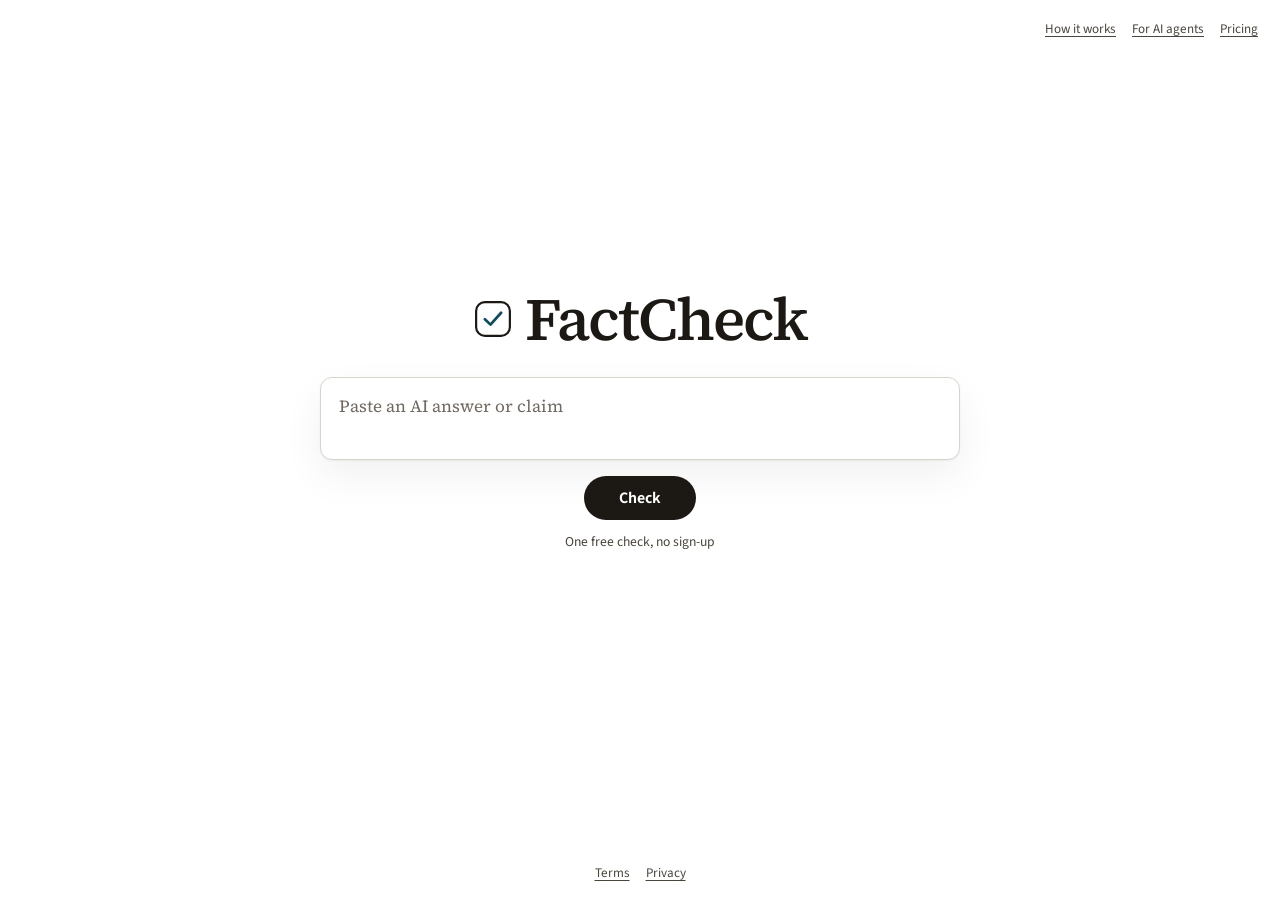
<file: index.html>
<!DOCTYPE html>
<html lang="en">
<head>
  <meta charset="utf-8">
  <meta name="viewport" content="width=device-width, initial-scale=1">
  <meta name="color-scheme" content="light">
  <meta name="description" content="Paste an AI answer or a claim for one free check. No sign-up.">
  <title>Check</title>
  <link rel="icon" href="favicon.svg" type="image/svg+xml">
  <link rel="stylesheet" href="css/styles.css">
  <link rel="alternate" href="llms.txt" type="text/plain" title="Site description for agents">
</head>
<body>
  <a class="skip-link" href="#main">Skip to content</a>
  <header class="top">
    <nav aria-label="Primary">
      <a href="how-it-works/">How it works</a>
      <a href="for-agents/">For AI agents</a>
      <a href="pricing/">Pricing</a>
    </nav>
  </header>
  <main id="main">
    <div class="stage">
      <h1 class="logo">
        <img src="img/mark.svg" alt="" width="40" height="40">
        <span data-product-name translate="no"></span>
      </h1>
      <form id="check-form" class="composer">
        <label class="visually-hidden" for="answer">Paste an AI answer or claim</label>
        <textarea id="answer" name="text" rows="2" placeholder="Paste an AI answer or claim" aria-describedby="fine-print"></textarea>
        <button type="submit" id="check-button" class="button-primary">Check</button>
        <p id="fine-print" class="fine">One free check, no sign-up</p>
        <p id="form-error" class="form-error" role="alert" hidden></p>
        <p id="pending" class="fine" hidden>Checking claims…</p>
      </form>
      <p id="status" class="visually-hidden" role="status"></p>
      <noscript><p class="fine">JavaScript is required to run a check on this page.</p></noscript>
    </div>
    <div id="results"></div>
  </main>
  <footer class="site-footer">
    <nav aria-label="Footer">
      <a href="terms/">Terms</a>
      <a href="privacy/">Privacy</a>
    </nav>
  </footer>
  <script src="js/config.js"></script>
  <script src="js/boot.js"></script>
  <script type="module" src="js/home.js"></script>
</body>
</html>
</file>
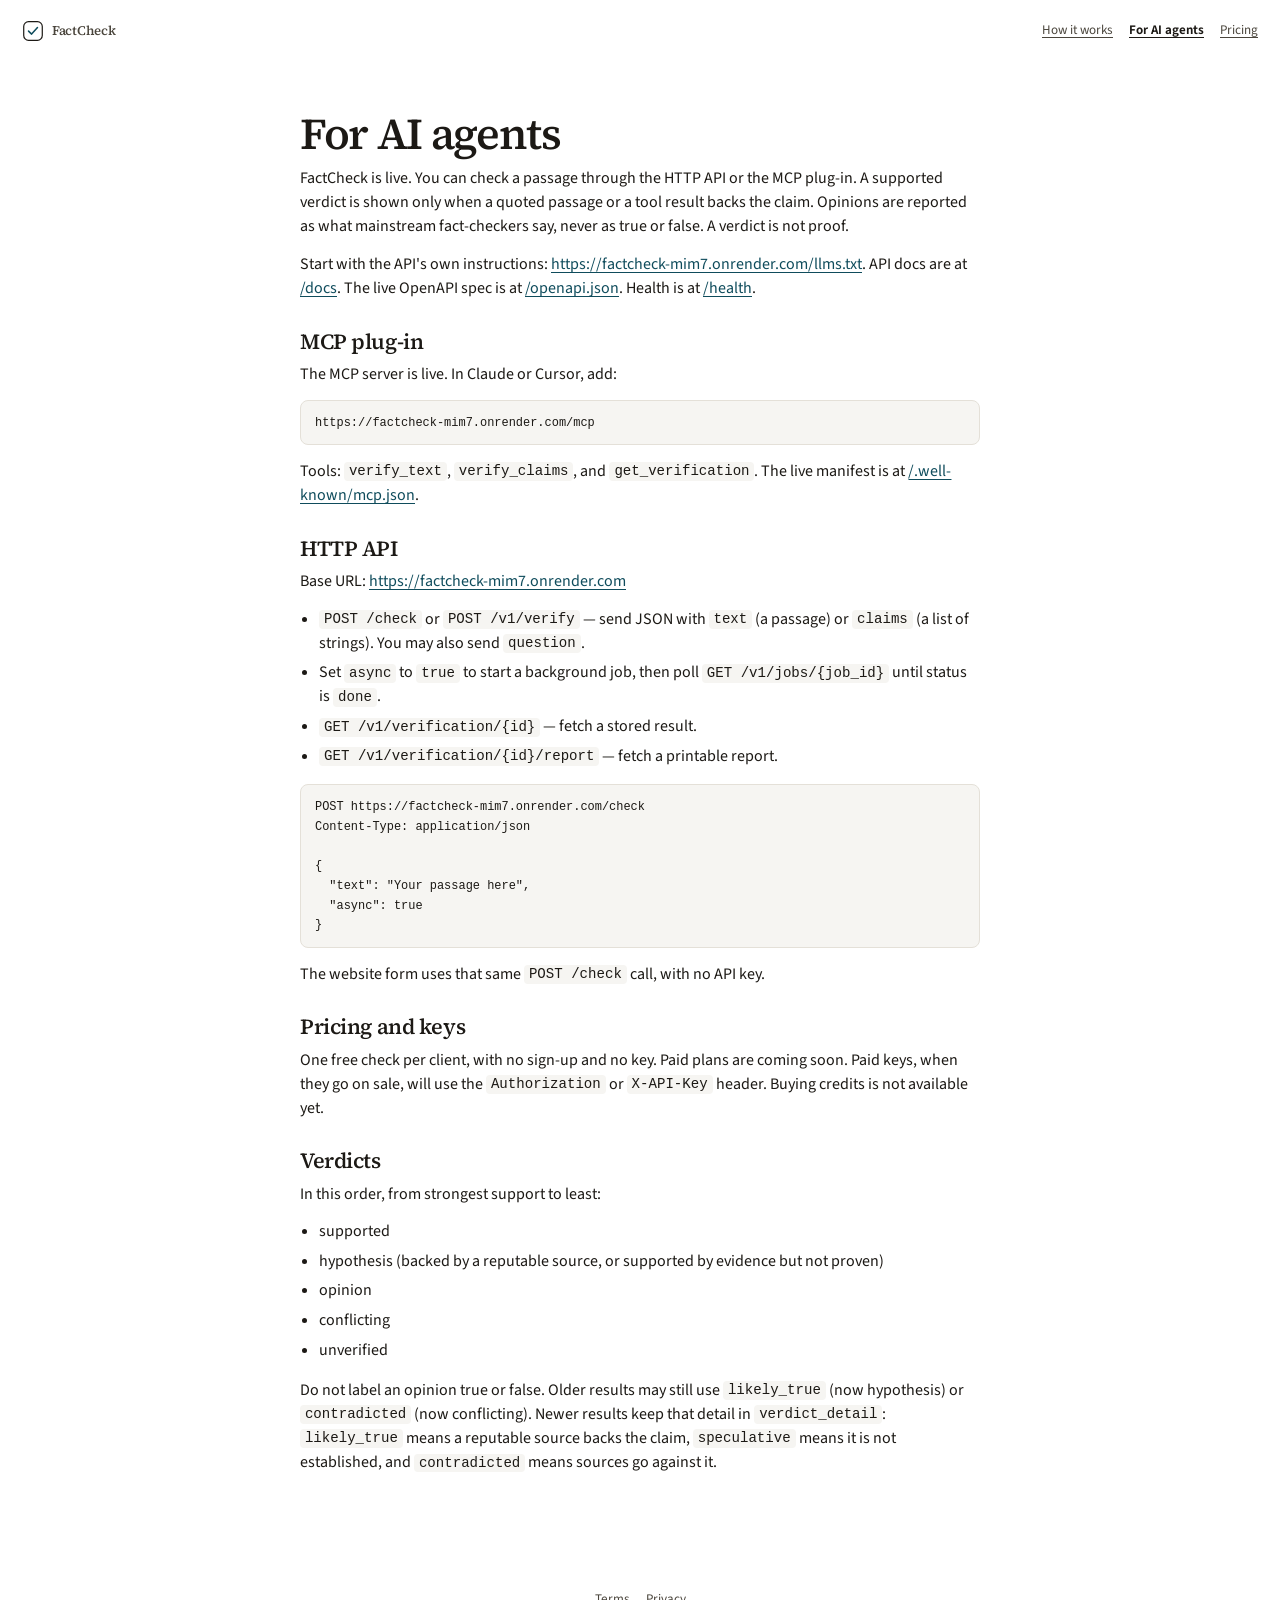
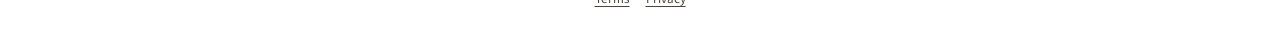
<file: for-agents/index.html>
<!DOCTYPE html>
<html lang="en">
<head>
  <meta charset="utf-8">
  <meta name="viewport" content="width=device-width, initial-scale=1">
  <meta name="color-scheme" content="light">
  <meta name="description" content="Live FactCheck API and MCP plug-in for AI agents.">
  <title>For AI agents</title>
  <link rel="icon" href="../favicon.svg" type="image/svg+xml">
  <link rel="stylesheet" href="../css/styles.css">
  <link rel="alternate" href="../llms.txt" type="text/plain" title="Site description for agents">
</head>
<body data-title="For AI agents">
  <a class="skip-link" href="#main">Skip to content</a>
  <header class="top top-doc">
    <a class="wordmark-small" href="../">
      <img src="../img/mark.svg" alt="" width="22" height="22">
      <span data-product-name translate="no"></span>
    </a>
    <nav aria-label="Primary">
      <a href="../how-it-works/">How it works</a>
      <a href="../for-agents/" aria-current="page">For AI agents</a>
      <a href="../pricing/">Pricing</a>
    </nav>
  </header>
  <main id="main" class="doc">
    <h1>For AI agents</h1>
    <p>FactCheck is live. You can check a passage through the HTTP API or the MCP plug-in. A supported verdict is shown only when a quoted passage or a tool result backs the claim. Opinions are reported as what mainstream fact-checkers say, never as true or false. A verdict is not proof.</p>
    <p>Start with the API's own instructions: <a href="https://factcheck-mim7.onrender.com/llms.txt">https://factcheck-mim7.onrender.com/llms.txt</a>. API docs are at <a href="https://factcheck-mim7.onrender.com/docs">/docs</a>. The live OpenAPI spec is at <a href="https://factcheck-mim7.onrender.com/openapi.json">/openapi.json</a>. Health is at <a href="https://factcheck-mim7.onrender.com/health">/health</a>.</p>

    <h2>MCP plug-in</h2>
    <p>The MCP server is live. In Claude or Cursor, add:</p>
    <pre><code>https://factcheck-mim7.onrender.com/mcp</code></pre>
    <p>Tools: <code>verify_text</code>, <code>verify_claims</code>, and <code>get_verification</code>. The live manifest is at <a href="https://factcheck-mim7.onrender.com/.well-known/mcp.json">/.well-known/mcp.json</a>.</p>

    <h2>HTTP API</h2>
    <p>Base URL: <a href="https://factcheck-mim7.onrender.com">https://factcheck-mim7.onrender.com</a></p>
    <ul>
      <li><code>POST /check</code> or <code>POST /v1/verify</code> — send JSON with <code>text</code> (a passage) or <code>claims</code> (a list of strings). You may also send <code>question</code>.</li>
      <li>Set <code>async</code> to <code>true</code> to start a background job, then poll <code>GET /v1/jobs/{job_id}</code> until status is <code>done</code>.</li>
      <li><code>GET /v1/verification/{id}</code> — fetch a stored result.</li>
      <li><code>GET /v1/verification/{id}/report</code> — fetch a printable report.</li>
    </ul>
    <pre><code>POST https://factcheck-mim7.onrender.com/check
Content-Type: application/json

{
  "text": "Your passage here",
  "async": true
}</code></pre>
    <p>The website form uses that same <code>POST /check</code> call, with no API key.</p>

    <h2>Pricing and keys</h2>
    <p>One free check per client, with no sign-up and no key. Paid plans are coming soon. Paid keys, when they go on sale, will use the <code>Authorization</code> or <code>X-API-Key</code> header. Buying credits is not available yet.</p>

    <h2>Verdicts</h2>
    <p>In this order, from strongest support to least:</p>
    <ul>
      <li>supported</li>
      <li>hypothesis (backed by a reputable source, or supported by evidence but not proven)</li>
      <li>opinion</li>
      <li>conflicting</li>
      <li>unverified</li>
    </ul>
    <p>Do not label an opinion true or false. Older results may still use <code>likely_true</code> (now hypothesis) or <code>contradicted</code> (now conflicting). Newer results keep that detail in <code>verdict_detail</code>: <code>likely_true</code> means a reputable source backs the claim, <code>speculative</code> means it is not established, and <code>contradicted</code> means sources go against it.</p>
  </main>
  <footer class="site-footer">
    <nav aria-label="Footer">
      <a href="../terms/">Terms</a>
      <a href="../privacy/">Privacy</a>
    </nav>
  </footer>
  <script src="../js/config.js"></script>
  <script src="../js/boot.js"></script>
</body>
</html>
</file>
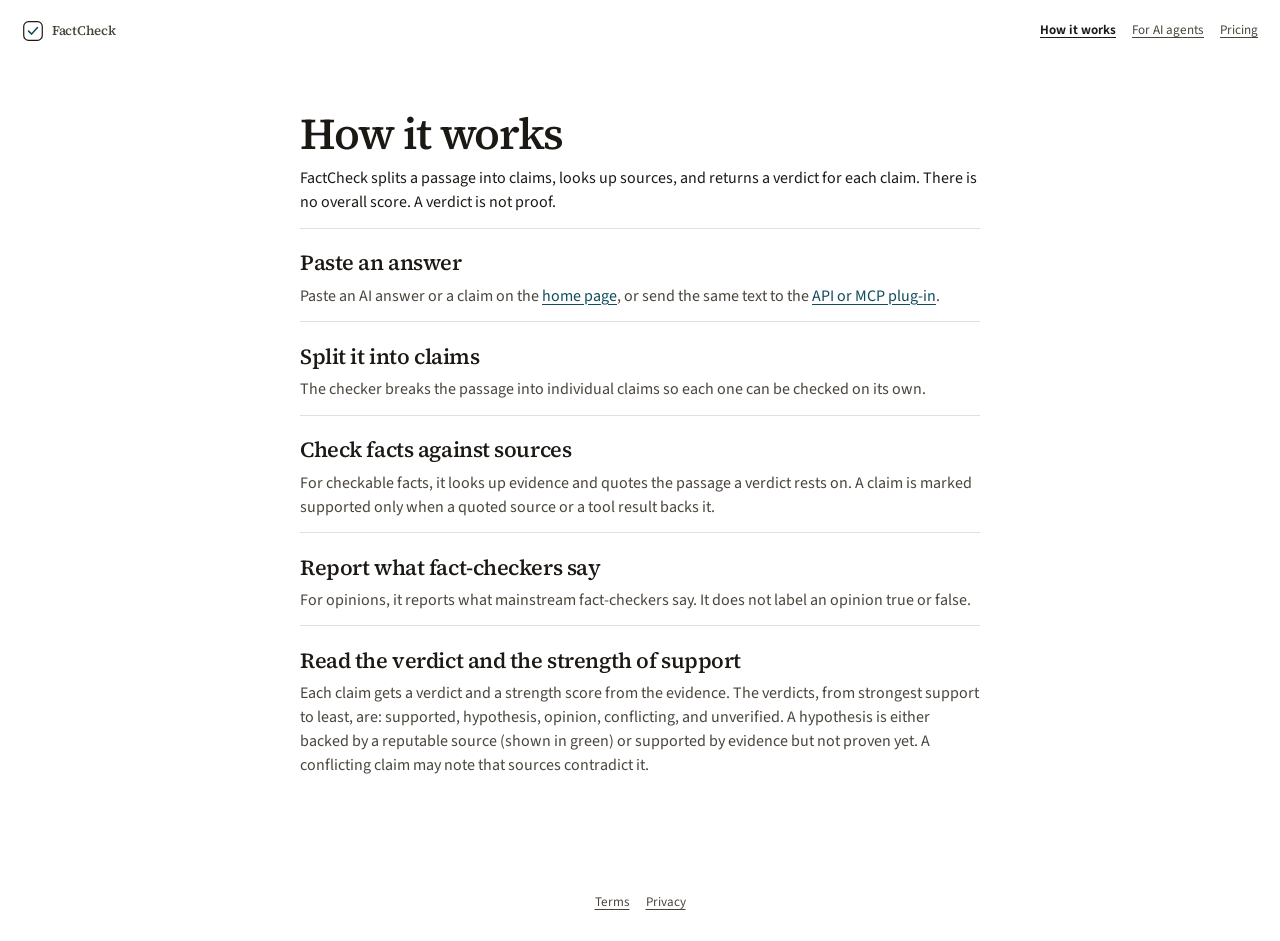
<file: how-it-works/index.html>
<!DOCTYPE html>
<html lang="en">
<head>
  <meta charset="utf-8">
  <meta name="viewport" content="width=device-width, initial-scale=1">
  <meta name="color-scheme" content="light">
  <meta name="description" content="How FactCheck splits text into claims and checks them against sources.">
  <title>How it works</title>
  <link rel="icon" href="../favicon.svg" type="image/svg+xml">
  <link rel="stylesheet" href="../css/styles.css">
  <link rel="alternate" href="../llms.txt" type="text/plain" title="Site description for agents">
</head>
<body data-title="How it works">
  <a class="skip-link" href="#main">Skip to content</a>
  <header class="top top-doc">
    <a class="wordmark-small" href="../">
      <img src="../img/mark.svg" alt="" width="22" height="22">
      <span data-product-name translate="no"></span>
    </a>
    <nav aria-label="Primary">
      <a href="../how-it-works/" aria-current="page">How it works</a>
      <a href="../for-agents/">For AI agents</a>
      <a href="../pricing/">Pricing</a>
    </nav>
  </header>
  <main id="main" class="doc">
    <h1>How it works</h1>
    <p>FactCheck splits a passage into claims, looks up sources, and returns a verdict for each claim. There is no overall score. A verdict is not proof.</p>
    <ol class="steps">
      <li>
        <h2>Paste an answer</h2>
        <p>Paste an AI answer or a claim on the <a href="../">home page</a>, or send the same text to the <a href="../for-agents/">API or MCP plug-in</a>.</p>
      </li>
      <li>
        <h2>Split it into claims</h2>
        <p>The checker breaks the passage into individual claims so each one can be checked on its own.</p>
      </li>
      <li>
        <h2>Check facts against sources</h2>
        <p>For checkable facts, it looks up evidence and quotes the passage a verdict rests on. A claim is marked supported only when a quoted source or a tool result backs it.</p>
      </li>
      <li>
        <h2>Report what fact-checkers say</h2>
        <p>For opinions, it reports what mainstream fact-checkers say. It does not label an opinion true or false.</p>
      </li>
      <li>
        <h2>Read the verdict and the strength of support</h2>
        <p>Each claim gets a verdict and a strength score from the evidence. The verdicts, from strongest support to least, are: supported, hypothesis, opinion, conflicting, and unverified. A hypothesis is either backed by a reputable source (shown in green) or supported by evidence but not proven yet. A conflicting claim may note that sources contradict it.</p>
      </li>
    </ol>
  </main>
  <footer class="site-footer">
    <nav aria-label="Footer">
      <a href="../terms/">Terms</a>
      <a href="../privacy/">Privacy</a>
    </nav>
  </footer>
  <script src="../js/config.js"></script>
  <script src="../js/boot.js"></script>
</body>
</html>
</file>
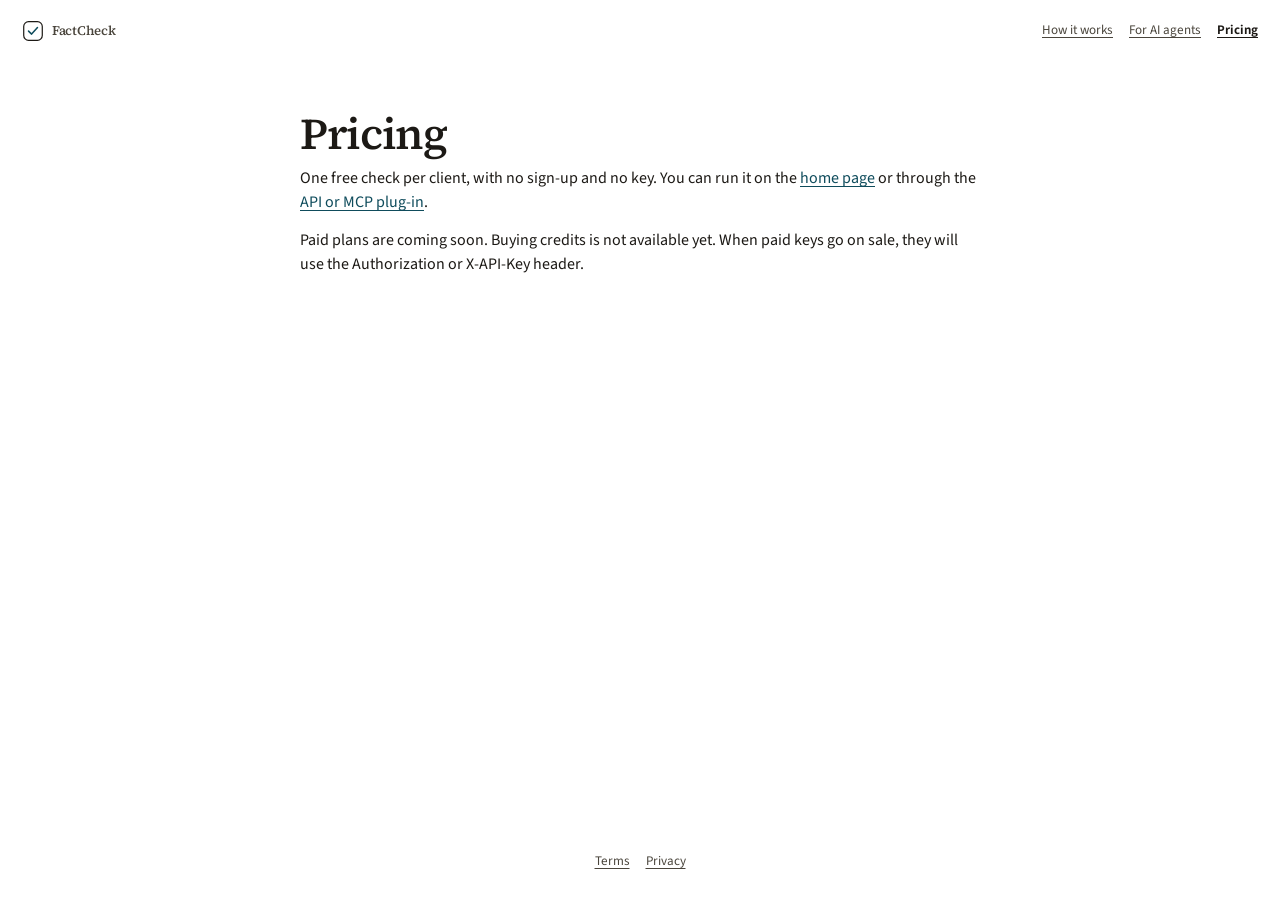
<file: pricing/index.html>
<!DOCTYPE html>
<html lang="en">
<head>
  <meta charset="utf-8">
  <meta name="viewport" content="width=device-width, initial-scale=1">
  <meta name="color-scheme" content="light">
  <meta name="description" content="One free FactCheck, no sign-up. Paid plans are coming soon.">
  <title>Pricing</title>
  <link rel="icon" href="../favicon.svg" type="image/svg+xml">
  <link rel="stylesheet" href="../css/styles.css">
  <link rel="alternate" href="../llms.txt" type="text/plain" title="Site description for agents">
</head>
<body data-title="Pricing">
  <a class="skip-link" href="#main">Skip to content</a>
  <header class="top top-doc">
    <a class="wordmark-small" href="../">
      <img src="../img/mark.svg" alt="" width="22" height="22">
      <span data-product-name translate="no"></span>
    </a>
    <nav aria-label="Primary">
      <a href="../how-it-works/">How it works</a>
      <a href="../for-agents/">For AI agents</a>
      <a href="../pricing/" aria-current="page">Pricing</a>
    </nav>
  </header>
  <main id="main" class="doc">
    <h1>Pricing</h1>
    <p>One free check per client, with no sign-up and no key. You can run it on the <a href="../">home page</a> or through the <a href="../for-agents/">API or MCP plug-in</a>.</p>
    <p>Paid plans are coming soon. Buying credits is not available yet. When paid keys go on sale, they will use the Authorization or X-API-Key header.</p>
  </main>
  <footer class="site-footer">
    <nav aria-label="Footer">
      <a href="../terms/">Terms</a>
      <a href="../privacy/">Privacy</a>
    </nav>
  </footer>
  <script src="../js/config.js"></script>
  <script src="../js/boot.js"></script>
</body>
</html>
</file>
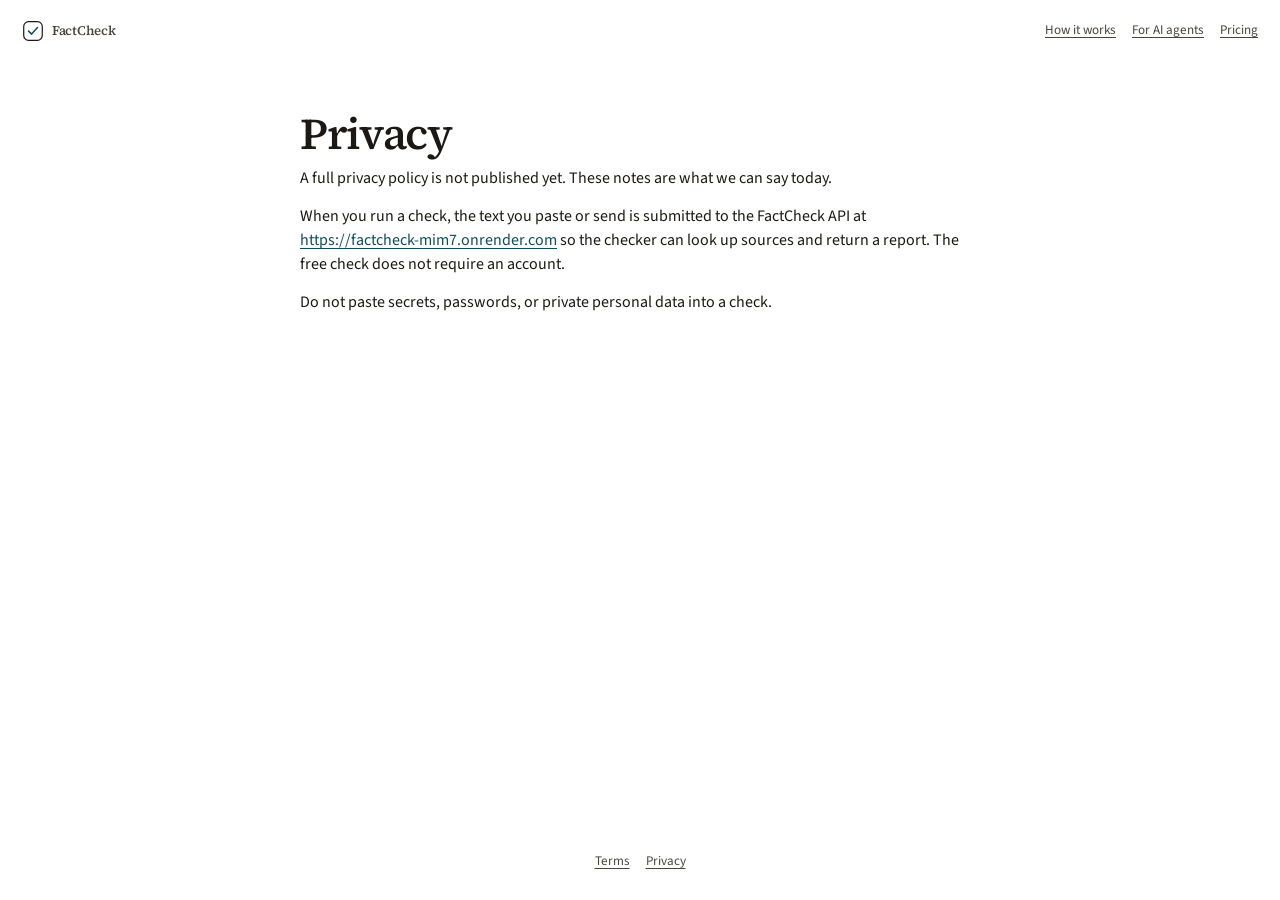
<file: privacy/index.html>
<!DOCTYPE html>
<html lang="en">
<head>
  <meta charset="utf-8">
  <meta name="viewport" content="width=device-width, initial-scale=1">
  <meta name="color-scheme" content="light">
  <meta name="description" content="What FactCheck does with the text you submit. A full privacy policy is not published yet.">
  <title>Privacy</title>
  <link rel="icon" href="../favicon.svg" type="image/svg+xml">
  <link rel="stylesheet" href="../css/styles.css">
  <link rel="alternate" href="../llms.txt" type="text/plain" title="Site description for agents">
</head>
<body data-title="Privacy">
  <a class="skip-link" href="#main">Skip to content</a>
  <header class="top top-doc">
    <a class="wordmark-small" href="../">
      <img src="../img/mark.svg" alt="" width="22" height="22">
      <span data-product-name translate="no"></span>
    </a>
    <nav aria-label="Primary">
      <a href="../how-it-works/">How it works</a>
      <a href="../for-agents/">For AI agents</a>
      <a href="../pricing/">Pricing</a>
    </nav>
  </header>
  <main id="main" class="doc">
    <h1>Privacy</h1>
    <p>A full privacy policy is not published yet. These notes are what we can say today.</p>
    <p>When you run a check, the text you paste or send is submitted to the FactCheck API at <a href="https://factcheck-mim7.onrender.com">https://factcheck-mim7.onrender.com</a> so the checker can look up sources and return a report. The free check does not require an account.</p>
    <p>Do not paste secrets, passwords, or private personal data into a check.</p>
  </main>
  <footer class="site-footer">
    <nav aria-label="Footer">
      <a href="../terms/">Terms</a>
      <a href="../privacy/" aria-current="page">Privacy</a>
    </nav>
  </footer>
  <script src="../js/config.js"></script>
  <script src="../js/boot.js"></script>
</body>
</html>
</file>
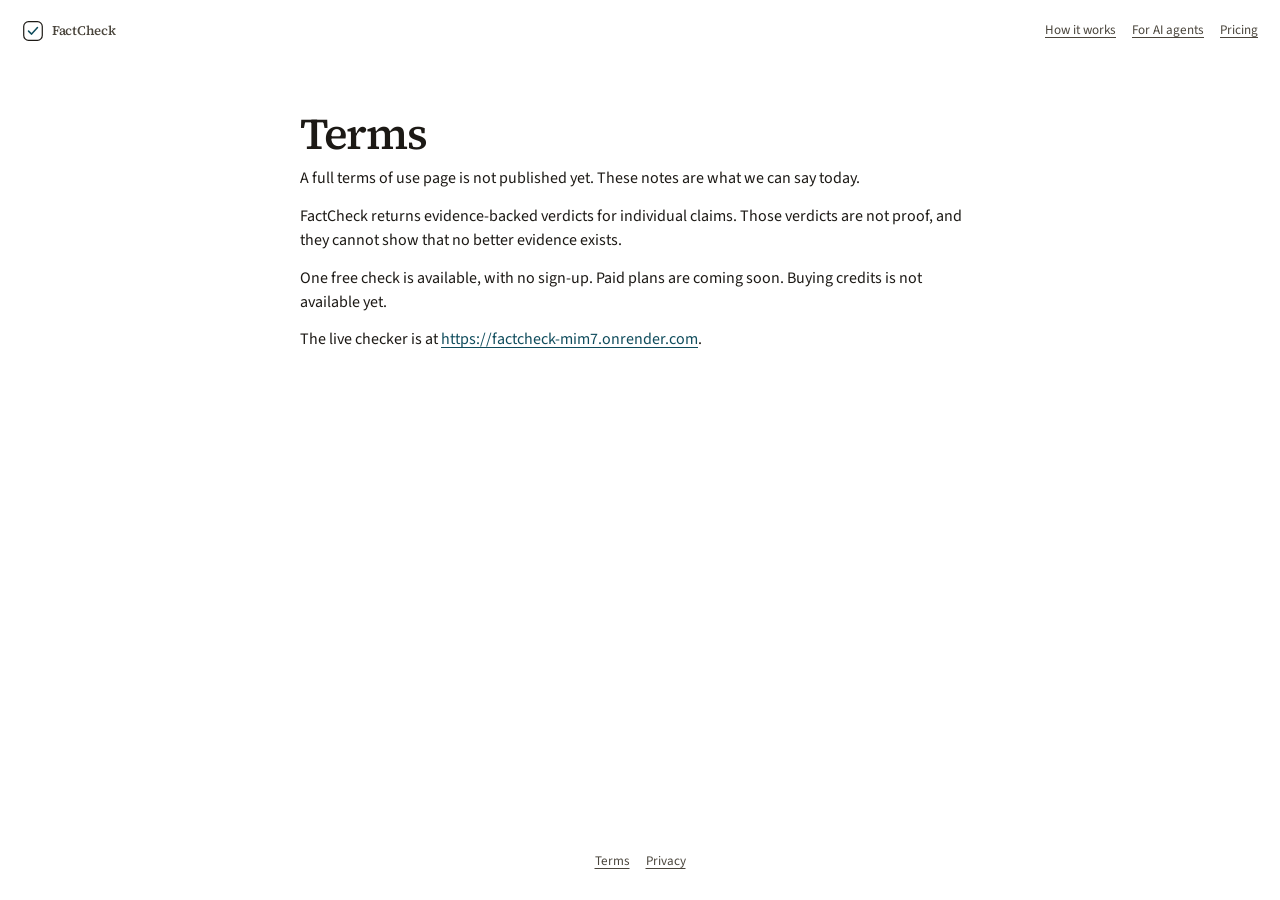
<file: terms/index.html>
<!DOCTYPE html>
<html lang="en">
<head>
  <meta charset="utf-8">
  <meta name="viewport" content="width=device-width, initial-scale=1">
  <meta name="color-scheme" content="light">
  <meta name="description" content="Short notes on using FactCheck. A full terms page is not published yet.">
  <title>Terms</title>
  <link rel="icon" href="../favicon.svg" type="image/svg+xml">
  <link rel="stylesheet" href="../css/styles.css">
  <link rel="alternate" href="../llms.txt" type="text/plain" title="Site description for agents">
</head>
<body data-title="Terms">
  <a class="skip-link" href="#main">Skip to content</a>
  <header class="top top-doc">
    <a class="wordmark-small" href="../">
      <img src="../img/mark.svg" alt="" width="22" height="22">
      <span data-product-name translate="no"></span>
    </a>
    <nav aria-label="Primary">
      <a href="../how-it-works/">How it works</a>
      <a href="../for-agents/">For AI agents</a>
      <a href="../pricing/">Pricing</a>
    </nav>
  </header>
  <main id="main" class="doc">
    <h1>Terms</h1>
    <p>A full terms of use page is not published yet. These notes are what we can say today.</p>
    <p>FactCheck returns evidence-backed verdicts for individual claims. Those verdicts are not proof, and they cannot show that no better evidence exists.</p>
    <p>One free check is available, with no sign-up. Paid plans are coming soon. Buying credits is not available yet.</p>
    <p>The live checker is at <a href="https://factcheck-mim7.onrender.com">https://factcheck-mim7.onrender.com</a>.</p>
  </main>
  <footer class="site-footer">
    <nav aria-label="Footer">
      <a href="../terms/" aria-current="page">Terms</a>
      <a href="../privacy/">Privacy</a>
    </nav>
  </footer>
  <script src="../js/config.js"></script>
  <script src="../js/boot.js"></script>
</body>
</html>
</file>
<file: css/styles.css>
@font-face {
  font-family: "Source Serif 4";
  font-style: normal;
  font-weight: 200 900;
  font-display: swap;
  src: url("../fonts/source-serif-4-latin-wght-normal.woff2") format("woff2");
}

@font-face {
  font-family: "Source Sans 3";
  font-style: normal;
  font-weight: 200 900;
  font-display: swap;
  src: url("../fonts/source-sans-3-latin-wght-normal.woff2") format("woff2");
}

:root {
  --bg: #ffffff;
  --paper: #f6f5f2;
  --ink: #1c1915;
  --muted: #4a453c;
  --line: #e4e0d8;
  --fact-50: #e5f3f3;
  --fact-wash: #d3ebea;
  --fact-700: #0f4c5c;
  --fact-ink: #083038;
  --opinion-50: #f8efe4;
  --opinion-wash: #ecd3b8;
  --opinion-700: #9a5524;
  --opinion-ink: #4a2804;
  /* Verdict scale, left to right gets darker: teal to red */
  --supported: #2f9488;
  --likely-true: #5f9a3c;
  --hypothesis: #9a7a12;
  --conflicting: #9a3a18;
  --unverified: #8a1a1a;
  --contradicted: #8a1a1a;
  --supported-wash: #dcefec;
  --likely-true-wash: #e4f0d6;
  --hypothesis-wash: #f1e6bf;
  --conflicting-wash: #ebc4b4;
  --unverified-wash: #e8b4b0;
  --contradicted-wash: #e8b4b0;
  --shadow: 0 1px 2px rgba(28, 25, 21, 0.05), 0 16px 40px rgba(28, 25, 21, 0.06);
  color-scheme: light;
}

*,
*::before,
*::after {
  box-sizing: border-box;
}

html {
  scroll-behavior: smooth;
}

body {
  margin: 0;
  min-height: 100vh;
  display: flex;
  flex-direction: column;
  background: var(--bg);
  color: var(--ink);
  font-family: "Source Sans 3", "Segoe UI", sans-serif;
  font-size: 16px;
  line-height: 1.5;
}

main {
  flex: 1;
}

img,
svg {
  display: block;
  max-width: 100%;
}

button,
textarea {
  font: inherit;
}

button:not(:disabled) {
  cursor: pointer;
}

:focus-visible {
  outline: 2px solid var(--fact-700);
  outline-offset: 3px;
}

::selection {
  background: #d7ebe8;
  color: var(--fact-ink);
}

.skip-link {
  position: absolute;
  left: 12px;
  top: -48px;
  z-index: 20;
  background: var(--ink);
  color: #fff;
  padding: 8px 12px;
  border-radius: 8px;
}

.skip-link:focus {
  top: 8px;
}

.visually-hidden {
  position: absolute;
  width: 1px;
  height: 1px;
  padding: 0;
  margin: -1px;
  overflow: hidden;
  clip: rect(0, 0, 0, 0);
  white-space: nowrap;
  border: 0;
}

.top {
  position: sticky;
  top: 0;
  z-index: 5;
  display: flex;
  justify-content: flex-end;
  align-items: center;
  gap: 16px;
  padding: 14px 22px;
  background: rgba(255, 255, 255, 0.94);
}

.top-doc {
  justify-content: space-between;
  flex-wrap: wrap;
}

.top nav,
.site-footer nav {
  display: flex;
  flex-wrap: wrap;
  justify-content: flex-end;
  gap: 8px 16px;
}

.top a,
.site-footer a {
  color: var(--muted);
  font-size: 0.82rem;
  text-underline-offset: 3px;
  padding: 6px 0;
}

.top a[aria-current="page"] {
  color: var(--ink);
  font-weight: 650;
}

.wordmark-small {
  display: inline-flex;
  align-items: center;
  gap: 8px;
  color: var(--ink);
  text-decoration: none;
  font-family: "Source Serif 4", Georgia, serif;
  font-size: 1.15rem;
  font-weight: 560;
  letter-spacing: -0.02em;
}

.wordmark-small img {
  width: 22px;
  height: 22px;
}

.stage {
  width: 100%;
  min-height: calc(100vh - 118px);
  display: flex;
  flex-direction: column;
  align-items: center;
  justify-content: center;
  padding: 12px 20px 8vh;
}

.logo {
  display: flex;
  align-items: center;
  gap: 12px;
  margin: 0 0 28px;
  font-family: "Source Serif 4", Georgia, serif;
  font-weight: 560;
  font-size: clamp(2.5rem, 6vw, 3.75rem);
  letter-spacing: -0.035em;
  line-height: 1;
}

.logo img {
  width: 40px;
  height: 40px;
}

.composer {
  width: min(640px, 100%);
  display: flex;
  flex-direction: column;
  align-items: center;
}

textarea {
  width: 100%;
  min-height: 72px;
  max-height: 240px;
  resize: none;
  overflow: hidden;
  border: 1px solid #d9d4cb;
  border-radius: 12px;
  padding: 16px 18px;
  background: #fff;
  color: var(--ink);
  font-family: "Source Serif 4", Georgia, serif;
  font-size: 1.0625rem;
  line-height: 1.5;
  box-shadow: var(--shadow);
}

textarea::placeholder {
  color: #6f695f;
}

.button-primary {
  margin-top: 16px;
  min-width: 112px;
  min-height: 44px;
  padding: 0 28px;
  border: 0;
  border-radius: 999px;
  background: var(--ink);
  color: #fff;
  font-weight: 650;
}

.button-primary:hover:not(:disabled) {
  background: #322c26;
}

.button-primary:disabled {
  opacity: 0.6;
}

.button-secondary {
  min-height: 36px;
  padding: 0 14px;
  border: 1px solid var(--line);
  border-radius: 999px;
  background: #fff;
  color: var(--ink);
  font-size: 0.85rem;
}

.button-secondary:disabled {
  opacity: 0.55;
  cursor: not-allowed;
}

.fine,
.form-error,
.preview-note,
.evidence-note,
.legend-note,
.soon-label {
  margin: 12px 0 0;
  text-align: center;
  color: var(--muted);
  font-size: 0.85rem;
}

.form-error {
  color: var(--contradicted);
}

.site-footer {
  display: flex;
  justify-content: center;
  padding: 16px 22px 22px;
}

body.is-results .stage {
  min-height: 0;
  justify-content: flex-start;
  padding: 8px 20px 0;
}

body.is-results .logo {
  font-size: 1.7rem;
  margin-bottom: 14px;
}

body.is-results .logo img {
  width: 26px;
  height: 26px;
}

body.is-results .composer {
  width: min(840px, 100%);
}

body.is-results textarea {
  max-height: 72px;
  box-shadow: none;
}

body.is-results textarea.is-expanded {
  max-height: 240px;
}

.results {
  width: min(1120px, calc(100% - 40px));
  margin: 28px auto 0;
  padding-bottom: 64px;
}

.results-head {
  display: flex;
  flex-wrap: wrap;
  justify-content: space-between;
  gap: 12px 24px;
  align-items: flex-end;
}

.counts {
  margin: 0;
  font-size: 1.05rem;
  font-weight: 650;
}

.actions {
  display: flex;
  flex-wrap: wrap;
  align-items: center;
  gap: 8px;
}

.soon-label,
.coming {
  margin: 0;
  color: var(--muted);
  font-size: 0.78rem;
  letter-spacing: 0.08em;
  text-transform: uppercase;
}

.soon-label {
  letter-spacing: 0.02em;
  text-transform: none;
}

.evidence-note,
.preview-note {
  margin: 10px 0 0;
  text-align: left;
}

.preview-note {
  font-size: 0.8rem;
}

.legend-block {
  margin-top: 18px;
}

.legend-block h2,
.split h2 {
  margin: 0 0 10px;
  font-family: "Source Sans 3", "Segoe UI", sans-serif;
  font-size: 0.75rem;
  font-weight: 700;
  letter-spacing: 0.08em;
  text-transform: uppercase;
  color: var(--muted);
}

.legend {
  display: grid;
  grid-template-columns: 1fr 1fr;
  gap: 10px;
}

.swatch {
  margin: 0;
  padding: 12px 14px;
  border-radius: 12px;
  line-height: 1.45;
}

.swatch strong {
  display: block;
  margin-bottom: 2px;
  font-size: 0.75rem;
  letter-spacing: 0.08em;
  text-transform: uppercase;
}

.swatch-fact {
  background: var(--fact-50);
  color: var(--fact-ink);
}

.swatch-opinion {
  background: var(--opinion-50);
  color: var(--opinion-ink);
}

.verdict-key {
  display: flex;
  flex-wrap: wrap;
  gap: 8px 10px;
  margin: 12px 0 0;
  padding: 0;
  list-style: none;
}

.legend-note {
  margin: 8px 0 0;
  text-align: left;
}

.hl {
  color: inherit;
  text-decoration: none;
  border-radius: 2px;
  padding: 1px 2px;
  box-decoration-break: clone;
  -webkit-box-decoration-break: clone;
}

a.hl {
  cursor: pointer;
}

a.hl:hover {
  filter: brightness(0.97);
}

a.hl.is-current {
  outline: 2px solid var(--ink);
  outline-offset: 1px;
}

.hl-fact {
  background-color: var(--fact-wash);
  box-shadow: inset 0 -3px 0 var(--fact-700);
}

.hl-fact.hl-supported {
  background-color: var(--supported-wash);
  box-shadow: inset 0 -3px 0 var(--supported);
}

.hl-fact.hl-hypothesis.detail-likely_true {
  background-color: var(--likely-true-wash);
  background-image: none;
  box-shadow: inset 0 -3px 0 var(--likely-true);
}

.hl-fact.hl-contradicted {
  background-color: var(--contradicted-wash);
  box-shadow: inset 0 -3px 0 var(--contradicted);
}

.hl-fact.hl-unverified {
  background-color: var(--unverified-wash);
  box-shadow: none;
  background-image: radial-gradient(circle, var(--unverified) 1px, transparent 1.2px);
  background-size: 6px 2px;
  background-repeat: repeat-x;
  background-position: left bottom;
}

.hl-fact.hl-conflicting {
  background-color: var(--conflicting-wash);
  box-shadow: inset 0 -3px 0 var(--conflicting);
}

.hl-fact.hl-hypothesis {
  background-color: var(--hypothesis-wash);
  box-shadow: none;
  background-image: repeating-linear-gradient(90deg, var(--hypothesis) 0 6px, transparent 6px 10px);
  background-size: auto 2px;
  background-repeat: repeat-x;
  background-position: left bottom;
}

.hl-opinion {
  background-color: var(--opinion-wash);
  box-shadow: inset 0 -3px 0 var(--opinion-700);
}

.split {
  margin-top: 22px;
}

.passage {
  padding: 16px 16px 8px;
  border: 1px solid var(--line);
  border-radius: 16px;
  background: var(--paper);
  font-family: "Source Serif 4", Georgia, serif;
  font-size: 1.05rem;
  line-height: 1.65;
}

.passage p {
  margin: 0 0 0.9rem;
}

.card {
  margin: 0 0 14px;
  padding: 14px 16px 12px;
  border: 1px solid var(--line);
  border-radius: 14px;
  background: #fff;
  scroll-margin-top: 72px;
}

.card-fact {
  border-top: 4px solid var(--fact-700);
}

.card-opinion {
  border-top: 4px solid var(--opinion-700);
}

.card.is-current {
  box-shadow: 0 0 0 2px var(--ink);
}

.card-kicker {
  margin: 0;
  font-size: 0.75rem;
  font-weight: 700;
  letter-spacing: 0.08em;
  text-transform: uppercase;
}

.card-fact .card-kicker {
  color: var(--fact-ink);
}

.card-opinion .card-kicker {
  color: var(--opinion-ink);
}

.claim-text {
  margin: 8px 0;
  font-family: "Source Serif 4", Georgia, serif;
  font-size: 1.15rem;
  font-weight: 560;
  letter-spacing: -0.02em;
  line-height: 1.35;
}

.verdict {
  display: flex;
  align-items: center;
  gap: 6px;
  margin: 0;
  font-weight: 700;
}

.verdict-icon {
  width: 16px;
  height: 16px;
}

.verdict-supported { color: var(--supported); }
.verdict-hypothesis.detail-likely_true { color: var(--likely-true); }
.verdict-note { margin: 2px 0 0; font-size: 0.85rem; font-weight: 600; }
.verdict-note.detail-likely_true { color: var(--likely-true); }
.verdict-note.detail-contradicted { color: var(--contradicted); }
.verdict-contradicted { color: var(--contradicted); }
.verdict-unverified { color: var(--unverified); }
.verdict-conflicting { color: var(--conflicting); }
.verdict-hypothesis { color: var(--hypothesis); }

.card-fact.card-v-supported { border-top-color: var(--supported); }
.card-fact.card-v-hypothesis.detail-likely_true { border-top-color: var(--likely-true); }
.card-fact.card-v-hypothesis { border-top-color: var(--hypothesis); }
.card-fact.card-v-conflicting { border-top-color: var(--conflicting); }
.card-fact.card-v-unverified { border-top-color: var(--unverified); }
.card-fact.card-v-contradicted { border-top-color: var(--contradicted); }

.reading,
.empty-record,
.source-meta,
.checker-reason {
  margin: 6px 0 0;
  color: var(--muted);
  font-size: 0.92rem;
}

.strength {
  margin-top: 12px;
}

.strength-row {
  display: flex;
  justify-content: space-between;
  gap: 12px;
  font-size: 0.85rem;
  font-weight: 650;
}

.meter {
  height: 8px;
  margin-top: 6px;
  border-radius: 99px;
  background: #ece8e1;
  overflow: hidden;
}

.meter > span {
  display: block;
  height: 100%;
  border-radius: inherit;
  background: var(--fact-700);
}

.card-opinion .meter > span {
  background: var(--opinion-700);
}

.source {
  margin-top: 12px;
}

blockquote {
  margin: 0;
  padding: 10px 12px;
  background: var(--paper);
  border-left: 3px solid var(--fact-700);
  border-radius: 0 10px 10px 0;
}

.card-opinion blockquote {
  border-left-color: var(--opinion-700);
}

.quote-link,
.source-title,
.checker-link {
  color: var(--ink);
  text-underline-offset: 3px;
}

.quote-link {
  text-decoration-style: dotted;
}

.source-line {
  margin: 8px 0 0;
  font-weight: 700;
}

.source-meta {
  margin-top: 2px;
}

.card h4 {
  margin: 16px 0 0;
  font-family: "Source Serif 4", Georgia, serif;
  font-size: 1.05rem;
  font-weight: 560;
}

.checker-list {
  margin: 4px 0 0;
  padding: 0;
  list-style: none;
}

.checker-list li {
  padding: 12px 0;
  border-top: 1px solid var(--line);
}

.checker-name,
.checker-rating {
  margin: 0;
}

.checker-name {
  font-weight: 700;
}

.checker-rating {
  margin-top: 2px;
}

.checker-link {
  display: inline-block;
  margin-top: 4px;
}

.doc {
  width: min(680px, calc(100% - 40px));
  margin: 48px auto 80px;
}

.doc h1 {
  margin: 0 0 8px;
  font-family: "Source Serif 4", Georgia, serif;
  font-size: clamp(2rem, 4vw, 2.75rem);
  font-weight: 560;
  letter-spacing: -0.03em;
  line-height: 1.1;
}

.doc .coming {
  margin: 0 0 1.25rem;
}

.doc h2 {
  margin: 1.6rem 0 0.25rem;
  font-family: "Source Serif 4", Georgia, serif;
  font-size: 1.35rem;
  font-weight: 560;
  letter-spacing: -0.02em;
  text-transform: none;
  color: var(--ink);
}

.doc p {
  margin: 0 0 0.85rem;
}

.doc a {
  color: var(--fact-700);
  text-underline-offset: 3px;
}

.doc ul {
  margin: 0 0 1rem;
  padding-left: 1.2rem;
}

.doc li {
  margin: 0 0 0.35rem;
}

.doc code {
  font-family: ui-monospace, SFMono-Regular, Menlo, Consolas, monospace;
  font-size: 0.88em;
  background: var(--paper);
  padding: 0.1em 0.35em;
  border-radius: 4px;
}

.doc pre {
  overflow-x: auto;
  background: var(--paper);
  border: 1px solid var(--line);
  border-radius: 8px;
  padding: 12px 14px;
  font-size: 0.85rem;
  line-height: 1.45;
}

.doc pre code {
  background: none;
  padding: 0;
}

.steps h2 {
  margin-top: 0.9rem;
}

.steps p {
  color: var(--muted);
}

.steps {
  margin: 8px 0 0;
  padding: 0;
  list-style: none;
}

.steps li {
  border-top: 1px solid var(--line);
  padding-top: 4px;
}

@media (min-width: 980px) {
  .split {
    display: grid;
    grid-template-columns: minmax(0, 1fr) minmax(0, 1fr);
    gap: 28px;
    align-items: start;
  }

  /* Pasted text and claim cards scroll independently */
  .passage-col,
  .cards-col {
    position: sticky;
    top: 72px;
    max-height: calc(100vh - 88px);
    overflow-y: auto;
    overscroll-behavior: contain;
    scrollbar-gutter: stable;
    scrollbar-width: thin;
    padding-right: 6px;
  }
}

@media (max-width: 720px) {
  .legend {
    grid-template-columns: 1fr;
  }

  .top {
    padding-inline: 16px;
  }

  .results {
    width: min(1120px, calc(100% - 32px));
  }
}

@media (max-height: 700px) {
  .stage {
    min-height: 0;
    justify-content: flex-start;
    padding-top: 24px;
    padding-bottom: 24px;
  }

  .logo {
    font-size: 2.4rem;
    margin-bottom: 16px;
  }
}

.progress,
.progress-error {
  width: min(720px, calc(100% - 40px));
  margin: 28px auto 48px;
}

.progress-error {
  padding: 16px 18px;
  border: 1px solid #e7d4d4;
  border-radius: 14px;
  background: #fff;
  color: var(--contradicted);
}

.progress-error p {
  margin: 0;
}

.scan {
  height: 6px;
  overflow: hidden;
  border-radius: 99px;
  background: #ece8e1;
}

.scan span {
  display: block;
  width: 46%;
  height: 100%;
  border-radius: inherit;
  background: linear-gradient(90deg, var(--fact-700), var(--opinion-700));
  animation: scan 1.6s ease-in-out infinite alternate;
}

.progress-note,
.elapsed {
  margin: 14px 0 0;
  color: var(--muted);
  font-size: 0.92rem;
}

.elapsed {
  color: var(--ink);
  font-variant-numeric: tabular-nums;
}

.check-steps {
  margin: 16px 0 0;
  padding: 0;
  list-style: none;
}

.check-steps li {
  display: flex;
  align-items: flex-start;
  gap: 10px;
  padding: 7px 0;
  color: var(--muted);
}

.check-steps li.is-done,
.check-steps li.is-active {
  color: var(--ink);
}

.check-steps li.is-active {
  font-weight: 650;
}

.step-mark {
  width: 16px;
  height: 16px;
  margin-top: 2px;
  flex: none;
  border: 1.5px solid #d5d0c8;
  border-radius: 50%;
  background: #fff;
}

.check-steps li.is-done .step-mark {
  border-color: var(--fact-700);
  background: var(--fact-700);
  box-shadow: inset 0 0 0 3px #fff;
}

.check-steps li.is-active .step-mark {
  border-color: var(--opinion-700);
  box-shadow: 0 0 0 4px var(--opinion-50);
}

.skeletons {
  margin-top: 18px;
}

.skeleton {
  height: 88px;
  margin: 0 0 12px;
  border: 1px solid var(--line);
  border-radius: 14px;
  background-size: 220% 100%;
  animation: appear 0.45s ease both, shimmer 1.6s ease-in-out infinite;
}

.skeleton-fact {
  border-top: 4px solid var(--fact-700);
  background-image: linear-gradient(90deg, var(--fact-50) 0%, #fff 45%, var(--fact-50) 100%);
}

.skeleton-opinion {
  border-top: 4px solid var(--opinion-700);
  background-image: linear-gradient(90deg, var(--opinion-50) 0%, #fff 45%, var(--opinion-50) 100%);
}

.skeleton:nth-child(2) {
  animation-delay: 0.12s, 0.12s;
}

.skeleton:nth-child(3) {
  animation-delay: 0.24s, 0.24s;
}

.progress.is-leaving {
  opacity: 0;
  transform: translateY(-6px);
  transition: opacity 0.22s ease, transform 0.22s ease;
}

#results.is-arriving {
  animation: arrive 0.4s ease;
}

@keyframes scan {
  from { transform: translateX(0); }
  to { transform: translateX(118%); }
}

@keyframes shimmer {
  0% { background-position: 100% 0; }
  100% { background-position: -100% 0; }
}

@keyframes appear {
  from { opacity: 0; transform: translateY(8px); }
  to { opacity: 1; transform: none; }
}

@keyframes arrive {
  from { opacity: 0; transform: translateY(8px); }
  to { opacity: 1; transform: none; }
}

@media (max-width: 720px) {
  .progress,
  .progress-error {
    width: min(720px, calc(100% - 32px));
  }
}

@media (prefers-reduced-motion: reduce) {
  html {
    scroll-behavior: auto;
  }

  .scan span,
  .skeleton,
  #results.is-arriving {
    animation: none;
  }

  .scan span {
    width: 100%;
    transform: none;
  }

  .progress.is-leaving {
    opacity: 1;
    transform: none;
    transition: none;
  }
}

.synopsis {
  margin: 24px 0 8px;
  padding: 16px 18px;
  border: 1px solid var(--line);
  border-left: 6px solid var(--unverified);
  border-radius: 14px;
  background: var(--paper);
}
.synopsis h2 { margin: 0 0 6px; font-size: 1.1rem; }
.synopsis-rating { margin: 0 0 6px; font-weight: 700; }
.synopsis-summary { margin: 0 0 8px; font-family: "Source Serif 4", Georgia, serif; font-size: 1.05rem; line-height: 1.6; }
.synopsis-caveats { margin: 0 0 6px; padding-left: 1.2rem; }
.synopsis-supported { border-left-color: var(--supported); }
.synopsis-supported .synopsis-rating { color: var(--supported); }
.synopsis-hypothesis { border-left-color: var(--hypothesis); }
.synopsis-hypothesis .synopsis-rating { color: var(--hypothesis); }
.synopsis-conflicting { border-left-color: var(--conflicting); }
.synopsis-conflicting .synopsis-rating { color: var(--conflicting); }
.synopsis-contradicted { border-left-color: var(--contradicted); }
.synopsis-contradicted .synopsis-rating { color: var(--contradicted); }
.synopsis-unverified .synopsis-rating { color: var(--unverified); }

.synopsis-tldr { margin: 0 0 8px; font-size: 1.2rem; font-weight: 700; line-height: 1.45; color: var(--ink); }
.synopsis-counts { margin: 0 0 10px; color: var(--muted); font-size: 0.95rem; }
.synopsis-subhead { margin: 10px 0 4px; font-size: 0.95rem; text-transform: uppercase; letter-spacing: 0.04em; color: var(--muted); }
</file>
